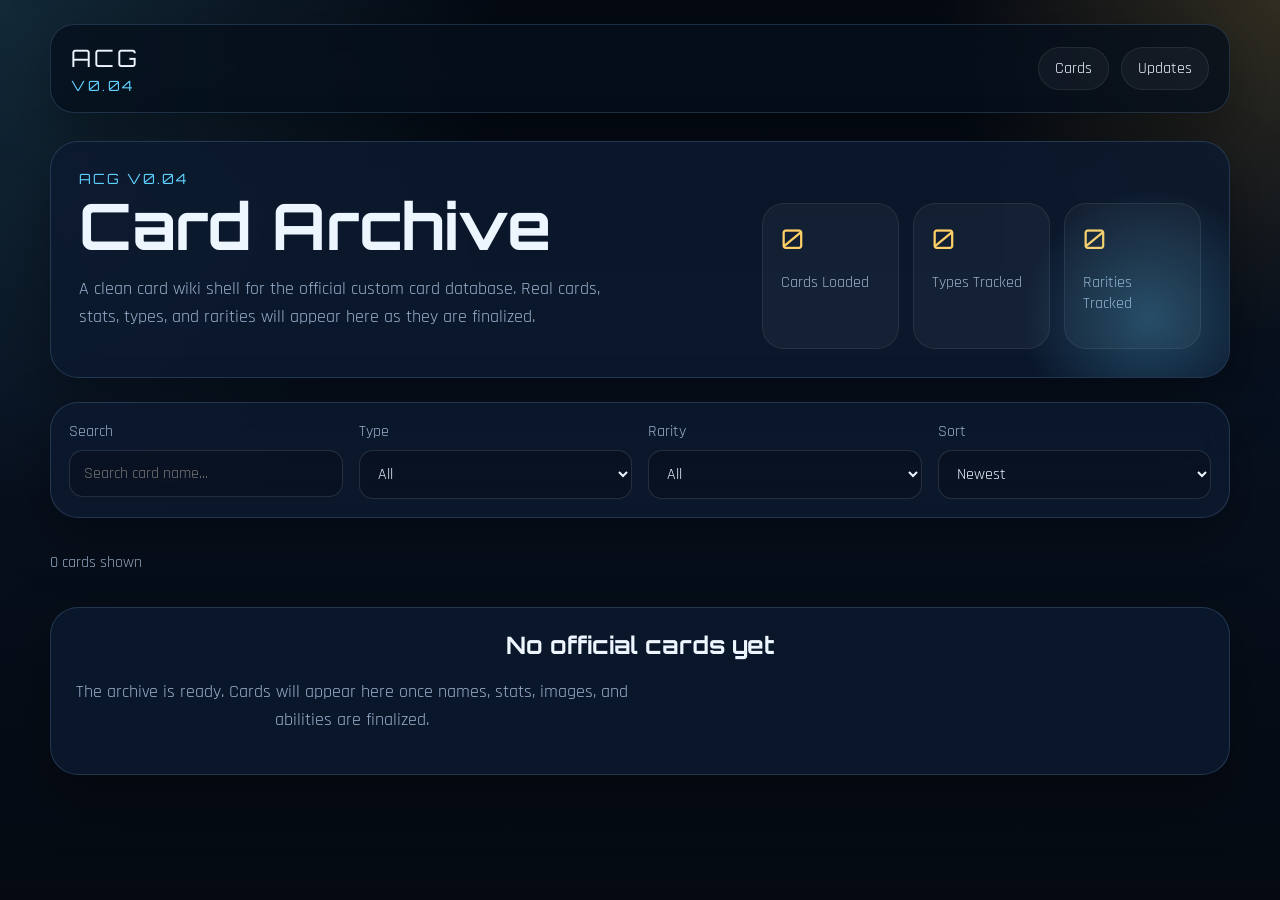
<file: docs/index.html>
<!DOCTYPE html>
<html lang="en">
<head>
  <meta charset="UTF-8">
  <meta name="viewport" content="width=device-width, initial-scale=1.0">
  <meta name="description" content="ACG V0.04 card archive for a custom card game.">
  <title>ACG V0.04</title>
  <link rel="preconnect" href="https://fonts.googleapis.com">
  <link rel="preconnect" href="https://fonts.gstatic.com" crossorigin>
  <link href="https://fonts.googleapis.com/css2?family=Orbitron:wght@500;700&family=Rajdhani:wght@400;500;600;700&display=swap" rel="stylesheet">
  <link rel="stylesheet" href="styles.css">
</head>
<body>
  <main class="page-shell">
    <header class="site-header">
      <a href="index.html" class="brand-mark">
        <span class="brand-title">ACG</span>
        <span class="brand-version">V0.04</span>
      </a>

      <nav class="nav-links" aria-label="Main navigation">
        <a href="index.html">Cards</a>
        <a href="updates.html">Updates</a>
      </nav>
    </header>

    <section class="hero-panel">
      <div>
        <p class="eyebrow">ACG V0.04</p>
        <h1>Card Archive</h1>
        <p class="hero-copy">
          A clean card wiki shell for the official custom card database. Real cards,
          stats, types, and rarities will appear here as they are finalized.
        </p>
      </div>

      <div class="hero-stats" id="hero-stats"></div>
    </section>

    <section class="content-stack">
      <div class="filter-panel">
        <label class="field">
          <span>Search</span>
          <input id="search-input" type="text" placeholder="Search card name...">
        </label>

        <label class="field">
          <span>Type</span>
          <select id="type-filter"></select>
        </label>

        <label class="field">
          <span>Rarity</span>
          <select id="rarity-filter"></select>
        </label>

        <label class="field">
          <span>Sort</span>
          <select id="sort-filter">
            <option value="newest">Newest</option>
            <option value="name">Name</option>
            <option value="rarity">Rarity</option>
            <option value="type">Type</option>
          </select>
        </label>
      </div>

      <div class="results-bar">
        <p id="results-count">0 cards shown</p>
      </div>

      <div class="card-grid" id="card-grid"></div>
    </section>
  </main>

  <script src="data.js"></script>
  <script src="app.js"></script>
</body>
</html>
</file>
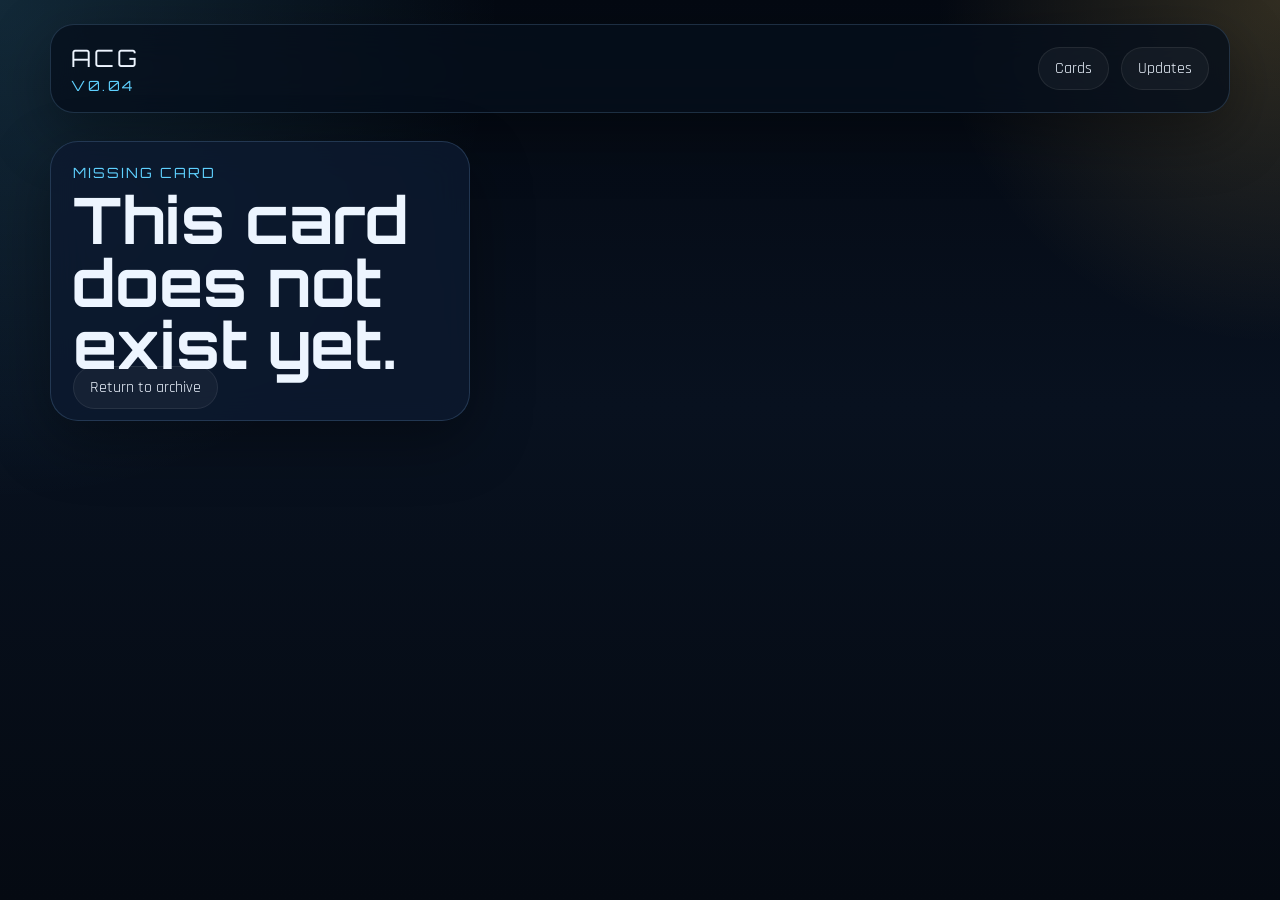
<file: docs/card.html>
<!DOCTYPE html>
<html lang="en">
<head>
  <meta charset="UTF-8">
  <meta name="viewport" content="width=device-width, initial-scale=1.0">
  <meta name="description" content="ACG card details page.">
  <title>ACG Card</title>
  <link rel="preconnect" href="https://fonts.googleapis.com">
  <link rel="preconnect" href="https://fonts.gstatic.com" crossorigin>
  <link href="https://fonts.googleapis.com/css2?family=Orbitron:wght@500;700&family=Rajdhani:wght@400;500;600;700&display=swap" rel="stylesheet">
  <link rel="stylesheet" href="styles.css">
</head>
<body>
  <main class="page-shell">
    <header class="site-header">
      <a href="index.html" class="brand-mark">
        <span class="brand-title">ACG</span>
        <span class="brand-version">V0.04</span>
      </a>

      <nav class="nav-links" aria-label="Main navigation">
        <a href="index.html">Cards</a>
        <a href="updates.html">Updates</a>
      </nav>
    </header>

    <section class="detail-layout" id="card-detail"></section>
  </main>

  <script src="data.js"></script>
  <script src="card.js"></script>
</body>
</html>
</file>
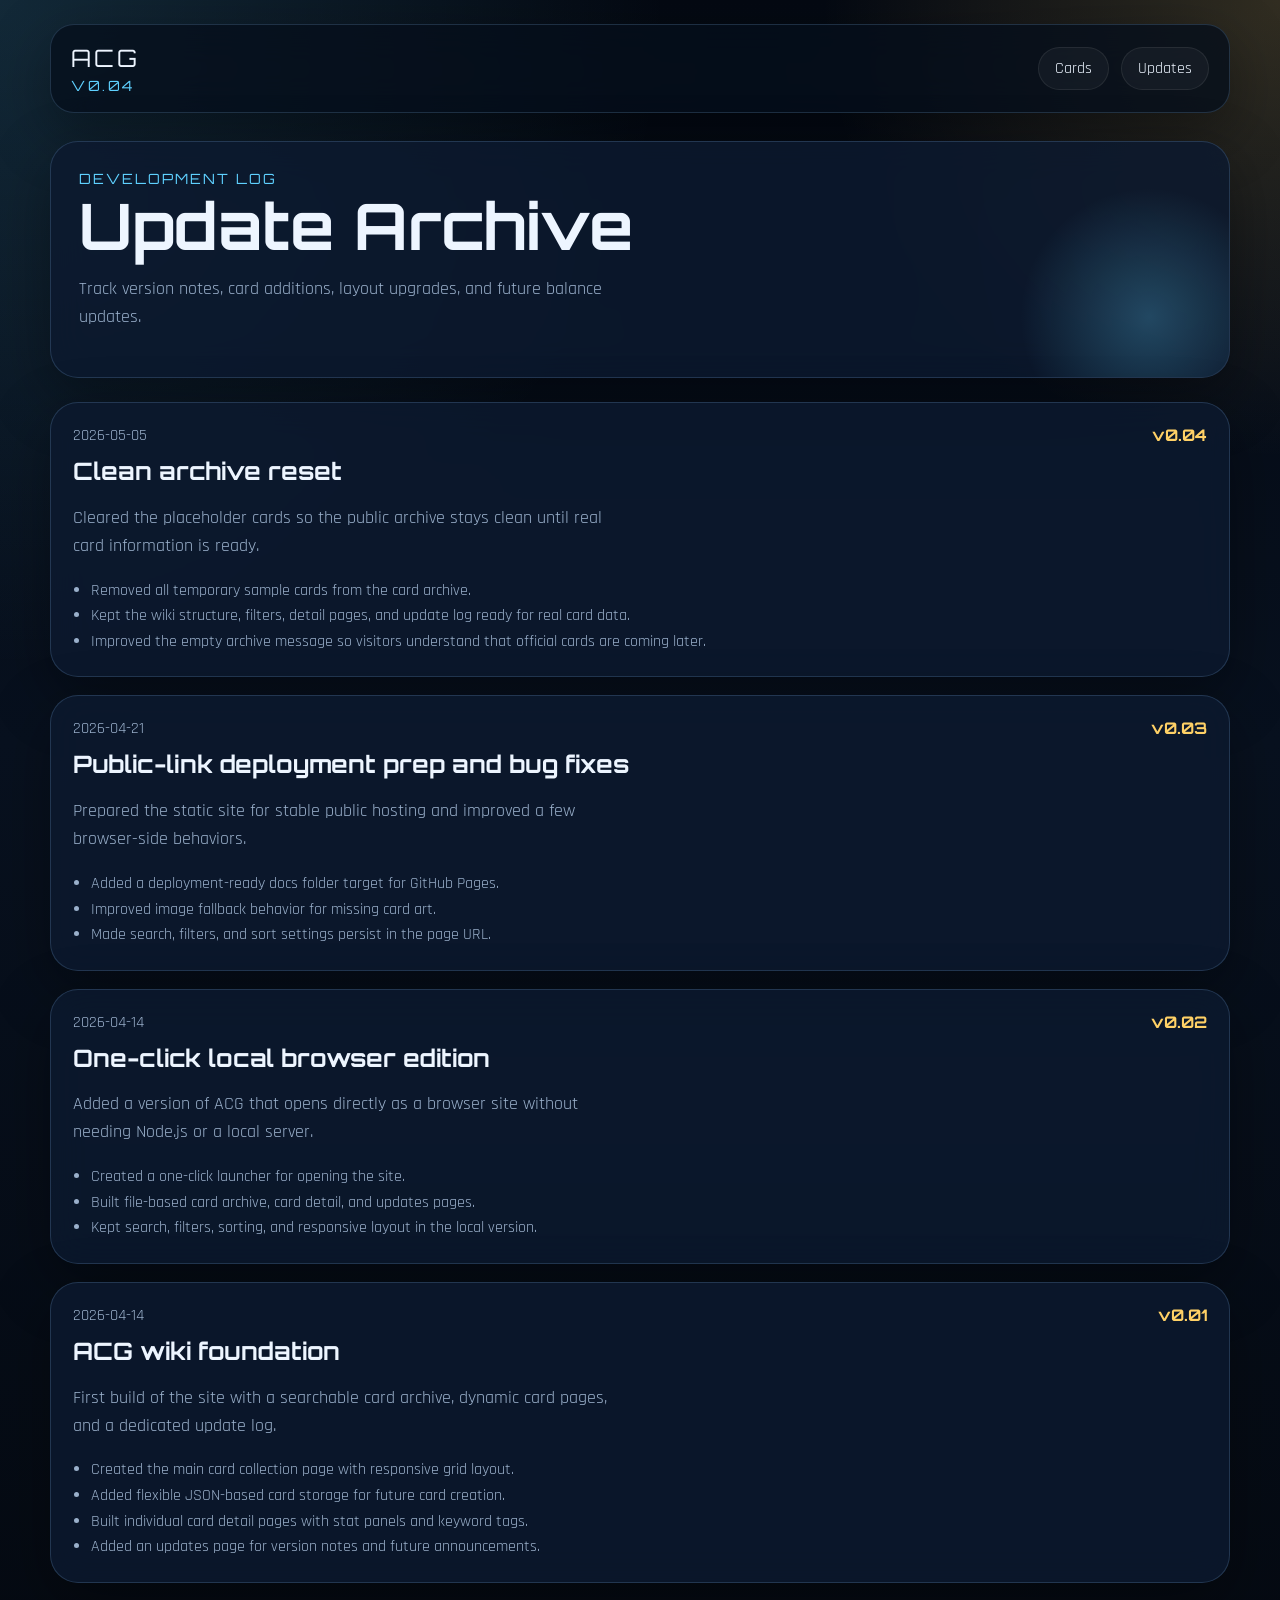
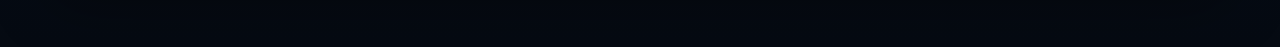
<file: docs/updates.html>
<!DOCTYPE html>
<html lang="en">
<head>
  <meta charset="UTF-8">
  <meta name="viewport" content="width=device-width, initial-scale=1.0">
  <meta name="description" content="ACG update archive and changelog.">
  <title>ACG Updates</title>
  <link rel="preconnect" href="https://fonts.googleapis.com">
  <link rel="preconnect" href="https://fonts.gstatic.com" crossorigin>
  <link href="https://fonts.googleapis.com/css2?family=Orbitron:wght@500;700&family=Rajdhani:wght@400;500;600;700&display=swap" rel="stylesheet">
  <link rel="stylesheet" href="styles.css">
</head>
<body>
  <main class="page-shell">
    <header class="site-header">
      <a href="index.html" class="brand-mark">
        <span class="brand-title">ACG</span>
        <span class="brand-version">V0.04</span>
      </a>

      <nav class="nav-links" aria-label="Main navigation">
        <a href="index.html">Cards</a>
        <a href="updates.html">Updates</a>
      </nav>
    </header>

    <section class="hero-panel small-hero">
      <div>
        <p class="eyebrow">Development Log</p>
        <h1>Update Archive</h1>
        <p class="hero-copy">
          Track version notes, card additions, layout upgrades, and future balance updates.
        </p>
      </div>
    </section>

    <section class="timeline" id="updates-list"></section>
  </main>

  <script src="data.js"></script>
  <script src="updates.js"></script>
</body>
</html>
</file>
<file: docs/styles.css>
:root {
  --bg: #08111f;
  --bg-soft: #101c30;
  --panel: rgba(13, 26, 47, 0.84);
  --panel-border: rgba(144, 199, 255, 0.18);
  --text: #edf5ff;
  --muted: #9ab0cb;
  --accent: #5fd1ff;
  --accent-strong: #ffd166;
  --shadow: 0 20px 60px rgba(0, 0, 0, 0.35);
}

* {
  box-sizing: border-box;
}

body {
  margin: 0;
  min-height: 100vh;
  color: var(--text);
  font-family: "Rajdhani", sans-serif;
  background:
    radial-gradient(circle at top left, rgba(95, 209, 255, 0.16), transparent 32%),
    radial-gradient(circle at top right, rgba(255, 209, 102, 0.18), transparent 22%),
    linear-gradient(180deg, #040912 0%, #08111f 45%, #050a12 100%);
}

a {
  color: inherit;
  text-decoration: none;
}

img {
  display: block;
  max-width: 100%;
}

.page-shell {
  width: min(1180px, calc(100% - 32px));
  margin: 0 auto;
  padding: 24px 0 64px;
}

.site-header {
  display: flex;
  align-items: center;
  justify-content: space-between;
  gap: 20px;
  margin-bottom: 28px;
  padding: 18px 20px;
  border: 1px solid var(--panel-border);
  border-radius: 24px;
  background: rgba(6, 15, 28, 0.78);
  backdrop-filter: blur(18px);
  box-shadow: var(--shadow);
}

.brand-mark {
  display: inline-flex;
  flex-direction: column;
  gap: 4px;
}

.brand-title,
.brand-version,
.eyebrow,
h1,
h2 {
  font-family: "Orbitron", sans-serif;
}

.brand-title {
  font-size: 1.5rem;
  letter-spacing: 0.12em;
}

.brand-version {
  color: var(--accent);
  font-size: 0.88rem;
  letter-spacing: 0.18em;
}

.nav-links {
  display: flex;
  flex-wrap: wrap;
  gap: 12px;
}

.nav-links a,
.back-link {
  padding: 10px 16px;
  border: 1px solid rgba(255, 255, 255, 0.08);
  border-radius: 999px;
  background: rgba(255, 255, 255, 0.04);
  transition: transform 180ms ease, border-color 180ms ease, background 180ms ease;
}

.nav-links a:hover,
.back-link:hover,
.card-tile:hover {
  transform: translateY(-2px);
  border-color: rgba(95, 209, 255, 0.45);
}

.hero-panel,
.filter-panel,
.timeline-card,
.content-panel,
.card-art-panel,
.empty-state {
  border: 1px solid var(--panel-border);
  border-radius: 28px;
  background: var(--panel);
  backdrop-filter: blur(18px);
  box-shadow: var(--shadow);
}

.hero-panel {
  display: grid;
  grid-template-columns: 1.5fr 1fr;
  gap: 24px;
  margin-bottom: 24px;
  padding: 28px;
  overflow: hidden;
  position: relative;
}

.hero-panel::after {
  content: "";
  position: absolute;
  inset: auto -60px -80px auto;
  width: 280px;
  height: 280px;
  border-radius: 50%;
  background: radial-gradient(circle, rgba(95, 209, 255, 0.26), transparent 65%);
}

.small-hero {
  grid-template-columns: 1fr;
}

.eyebrow {
  margin: 0 0 8px;
  color: var(--accent);
  font-size: 0.88rem;
  letter-spacing: 0.14em;
  text-transform: uppercase;
}

h1 {
  margin: 0;
  font-size: clamp(2.3rem, 5vw, 4.4rem);
  line-height: 0.98;
}

h2 {
  margin: 0 0 12px;
}

.hero-copy,
.description-copy,
.timeline-card p,
.card-description,
.card-type,
.results-bar p,
.field span,
.timeline-meta span,
.update-list,
.stat-chip p,
.stat-card p,
.empty-state p {
  color: var(--muted);
}

.hero-copy,
.description-copy,
.timeline-card p,
.empty-state p {
  font-size: 1.1rem;
  line-height: 1.6;
  max-width: 62ch;
}

.hero-stats {
  display: grid;
  grid-template-columns: repeat(3, minmax(0, 1fr));
  gap: 14px;
  align-self: end;
}

.stat-chip,
.stat-card {
  padding: 18px;
  border-radius: 22px;
  background: rgba(255, 255, 255, 0.04);
  border: 1px solid rgba(255, 255, 255, 0.08);
}

.stat-chip span,
.stat-card strong {
  display: block;
  margin-bottom: 6px;
  color: var(--accent-strong);
  font-family: "Orbitron", sans-serif;
  font-size: 1.7rem;
}

.content-stack {
  display: flex;
  flex-direction: column;
  gap: 18px;
}

.filter-panel {
  display: grid;
  grid-template-columns: repeat(4, minmax(0, 1fr));
  gap: 16px;
  padding: 18px;
}

.field {
  display: flex;
  flex-direction: column;
  gap: 8px;
}

.field input,
.field select {
  width: 100%;
  padding: 12px 14px;
  color: var(--text);
  font: inherit;
  border: 1px solid rgba(255, 255, 255, 0.12);
  border-radius: 14px;
  background: rgba(0, 0, 0, 0.2);
}

.card-grid,
.timeline {
  display: grid;
  gap: 18px;
}

.card-grid {
  grid-template-columns: repeat(auto-fit, minmax(240px, 1fr));
}

.card-tile {
  display: flex;
  flex-direction: column;
  min-height: 100%;
  overflow: hidden;
  border: 1px solid var(--panel-border);
  border-radius: 24px;
  background: linear-gradient(180deg, rgba(14, 24, 44, 0.96), rgba(10, 18, 34, 0.96));
  box-shadow: var(--shadow);
  transition: transform 180ms ease, border-color 180ms ease;
}

.card-image-wrap {
  aspect-ratio: 4 / 5;
  overflow: hidden;
}

.card-image,
.card-art-large {
  width: 100%;
  height: 100%;
  object-fit: cover;
}

.card-image {
  transition: transform 240ms ease;
}

.card-tile:hover .card-image {
  transform: scale(1.04);
}

.card-copy {
  display: flex;
  flex: 1;
  flex-direction: column;
  gap: 10px;
  padding: 18px;
}

.card-line {
  display: flex;
  justify-content: space-between;
  gap: 12px;
  align-items: start;
}

.card-line h2 {
  font-size: 1.2rem;
}

.card-line span,
.tag {
  display: inline-flex;
  align-items: center;
  padding: 6px 10px;
  border-radius: 999px;
  background: rgba(95, 209, 255, 0.1);
  color: var(--accent);
  font-size: 0.88rem;
}

.card-type {
  margin: 0;
  font-size: 0.94rem;
  text-transform: uppercase;
  letter-spacing: 0.08em;
}

.card-description {
  margin: 0;
  line-height: 1.55;
}

.mini-stats,
.tag-row {
  display: flex;
  flex-wrap: wrap;
  gap: 8px;
}

.mini-stats span {
  padding: 6px 10px;
  border-radius: 999px;
  background: rgba(255, 255, 255, 0.05);
  font-size: 0.88rem;
}

.detail-layout {
  display: grid;
  grid-template-columns: minmax(280px, 420px) 1fr;
  gap: 24px;
}

.card-art-panel,
.content-panel,
.timeline-card,
.empty-state {
  padding: 22px;
}

.card-art-panel {
  align-self: start;
}

.card-art-large {
  aspect-ratio: 4 / 5;
  border-radius: 24px;
}

.detail-section {
  margin-top: 28px;
}

.stats-grid {
  display: grid;
  grid-template-columns: repeat(auto-fit, minmax(130px, 1fr));
  gap: 14px;
}

.timeline-meta {
  display: flex;
  justify-content: space-between;
  gap: 12px;
  margin-bottom: 10px;
}

.timeline-meta strong {
  color: var(--accent-strong);
  font-family: "Orbitron", sans-serif;
}

.update-list {
  margin: 14px 0 0;
  padding-left: 18px;
  line-height: 1.6;
}

.empty-state {
  text-align: center;
}

@media (max-width: 900px) {
  .hero-panel,
  .detail-layout,
  .filter-panel {
    grid-template-columns: 1fr;
  }

  .hero-stats {
    grid-template-columns: repeat(3, minmax(0, 1fr));
  }
}

@media (max-width: 640px) {
  .page-shell {
    width: min(100% - 20px, 1180px);
    padding-top: 16px;
  }

  .site-header {
    flex-direction: column;
    align-items: stretch;
  }

  .nav-links {
    justify-content: space-between;
  }

  .hero-panel,
  .filter-panel,
  .timeline-card,
  .content-panel,
  .card-art-panel,
  .empty-state {
    border-radius: 22px;
  }

  .hero-stats {
    grid-template-columns: 1fr;
  }

  h1 {
    line-height: 1.04;
  }
}
</file>
